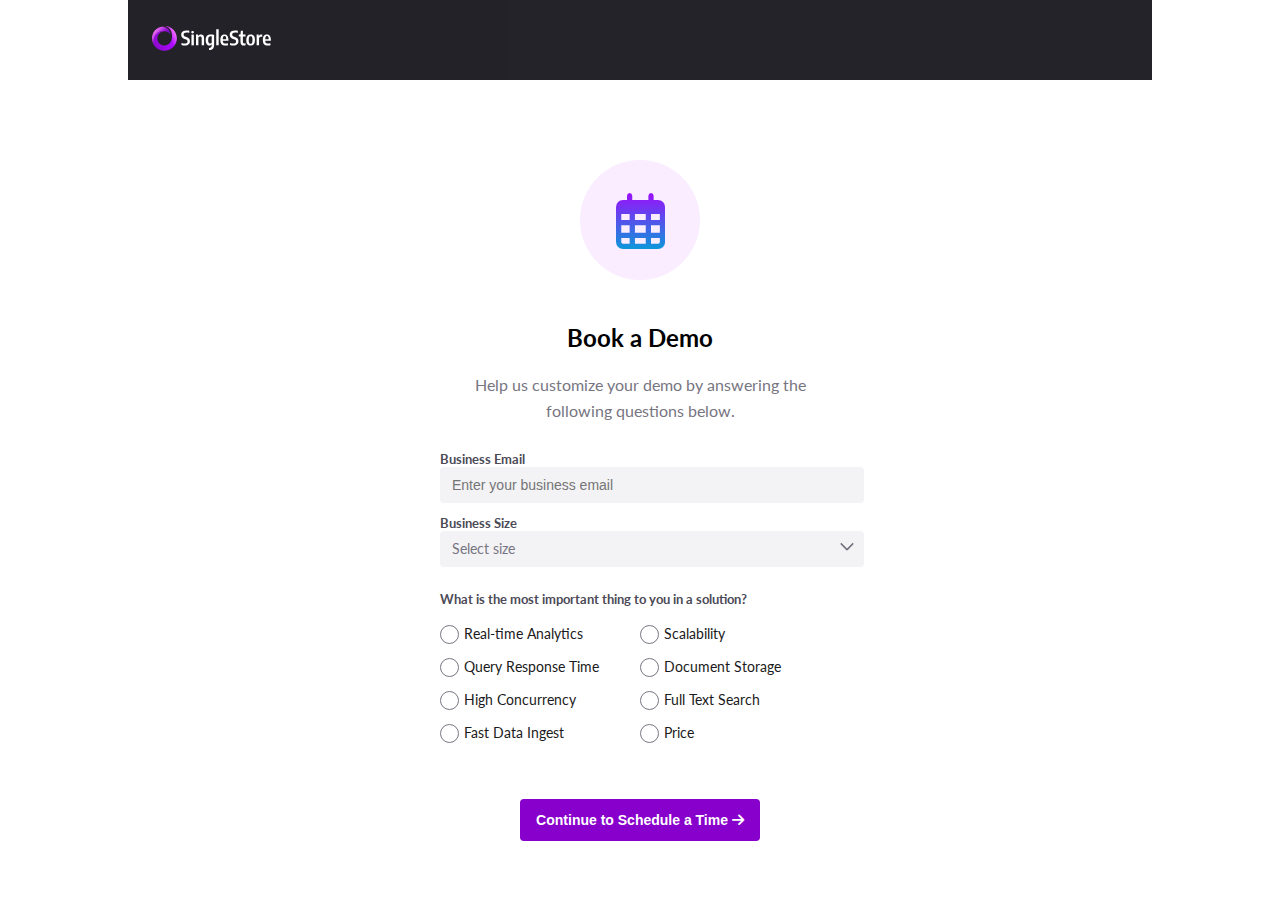
<file: index.html>
<!DOCTYPE html>
<html lang="en">
<head>
    <meta charset="UTF-8">
    <meta name="viewport" content="width=device-width, initial-scale=1.0">
    <title>Vanilla JavaScript Todo App</title>
    <link rel="stylesheet" href="styles/home.css">
    <link rel="stylesheet" href="styles/custom-select.css">
    <link rel="stylesheet" href="styles/custom-radio.css">
    <link rel="stylesheet" href="styles/styles.css">
    <link rel="preconnect" href="https://fonts.googleapis.com">
    <link rel="preconnect" href="https://fonts.gstatic.com" crossorigin>
    <link href="https://fonts.googleapis.com/css2?family=Lato&display=swap" rel="stylesheet">
    <link href="https://cdnjs.cloudflare.com/ajax/libs/font-awesome/6.1.1/css/all.min.css" rel="stylesheet">
</head>
    <body class="container">
        <header class="header">
            <a href="index.html">
                <img class="logo" src="../../images/logo.svg" alt="logo">
            </a>
        </header>
        <form id="demo" class="form" novalidate>
            <div class="icon-wrapper">
                <span class="icon"><i class="fa-regular fa-calendar-days"></i></span>
            </div>
            <h1 class="heading">Book a Demo</h1>
            <p class="text info">Help us customize your demo by answering the following questions below.</p>
            <div>
                <label class="label" for="email">Business Email</label>
                <input type="email" id="email" class="email" placeholder="Enter your business email">
                <p id="error" class="error"></p>
            </div>
            <label class="label" for="size">Business Size</label>
            <details>
                <summary>
                    <input type="radio" class="select" name="radio-select" id="size" title="Select size" checked>
                    <input type="radio" class="select" name="radio-select" id="radio-select1" title="1-10" value="1">
                    <input type="radio" class="select" name="radio-select" id="radio-select2" title="11-50" value="11">
                    <input type="radio" class="select" name="radio-select" id="radio-select3" title="50-100" value="50">
                    <input type="radio" class="select" name="radio-select" id="radio-select4" title="101-250" value="101">
                    <input type="radio" class="select" name="radio-select" id="radio-select5" title="250-1000" value="250">
                    <input type="radio" class="select" name="radio-select" id="radio-select6" title="1000+" value="1000">
                </summary>
                <ul>
                    <li><label for="radio-select1" class="select-label">1-10</label></li>
                    <li><label for="radio-select2" class="select-label">11-50</label></li>
                    <li><label for="radio-select3" class="select-label">50-100</label></li>
                    <li><label for="radio-select4" class="select-label">101-250</label></li>
                    <li><label for="radio-select5" class="select-label">250-1000</label></li>
                    <li><label for="radio-select6" class="select-label">1000+</label></li>
                </ul>
            </details>
            <label class="label" for="analytics">What is the most important thing to you in a solution?</label>
            <div class="radios">
                <div class="column">
                    <label class="radio-container" for="analytics">Real-time Analytics
                        <input type="radio" id="analytics" name="important" value="analytics">
                        <span class="checkmark"></span>
                    </label>
                    <label class="radio-container" for="time">Query Response Time
                        <input type="radio" id="time" name="important" value="time">
                        <span class="checkmark"></span>
                    </label>
                    <label class="radio-container" for="concurrency">High Concurrency
                        <input type="radio" id="concurrency" name="important" value="concurrency">
                        <span class="checkmark"></span>
                    </label>
                    <label class="radio-container" for="ingest">Fast Data Ingest
                        <input type="radio" id="ingest" name="important" value="ingest">
                        <span class="checkmark"></span>
                    </label>
                </div>
                <div class="column">
                    <label class="radio-container" for="scalability">Scalability
                        <input type="radio" id="scalability" name="important" value="scalability">
                        <span class="checkmark"></span>
                    </label>
                    <label class="radio-container" for="storage">Document Storage
                        <input type="radio" id="storage" name="important" value="storage">
                        <span class="checkmark"></span>
                    </label>
                    <label class="radio-container" for="search">Full Text Search
                        <input type="radio" id="search" name="important" value="search">
                        <span class="checkmark"></span>
                    </label>
                    <label class="radio-container" for="price">Price
                        <input type="radio" id="price" name="important" value="price">
                        <span class="checkmark"></span>
                    </label>
                </div>
            </div>
            <button type="submit" class="button">Continue to Schedule a Time <i class="fa-solid fa-arrow-right"></i></button>
        </form>
        <script type="text/javascript" src="app.js"></script>
    </body>
</html>
</file>
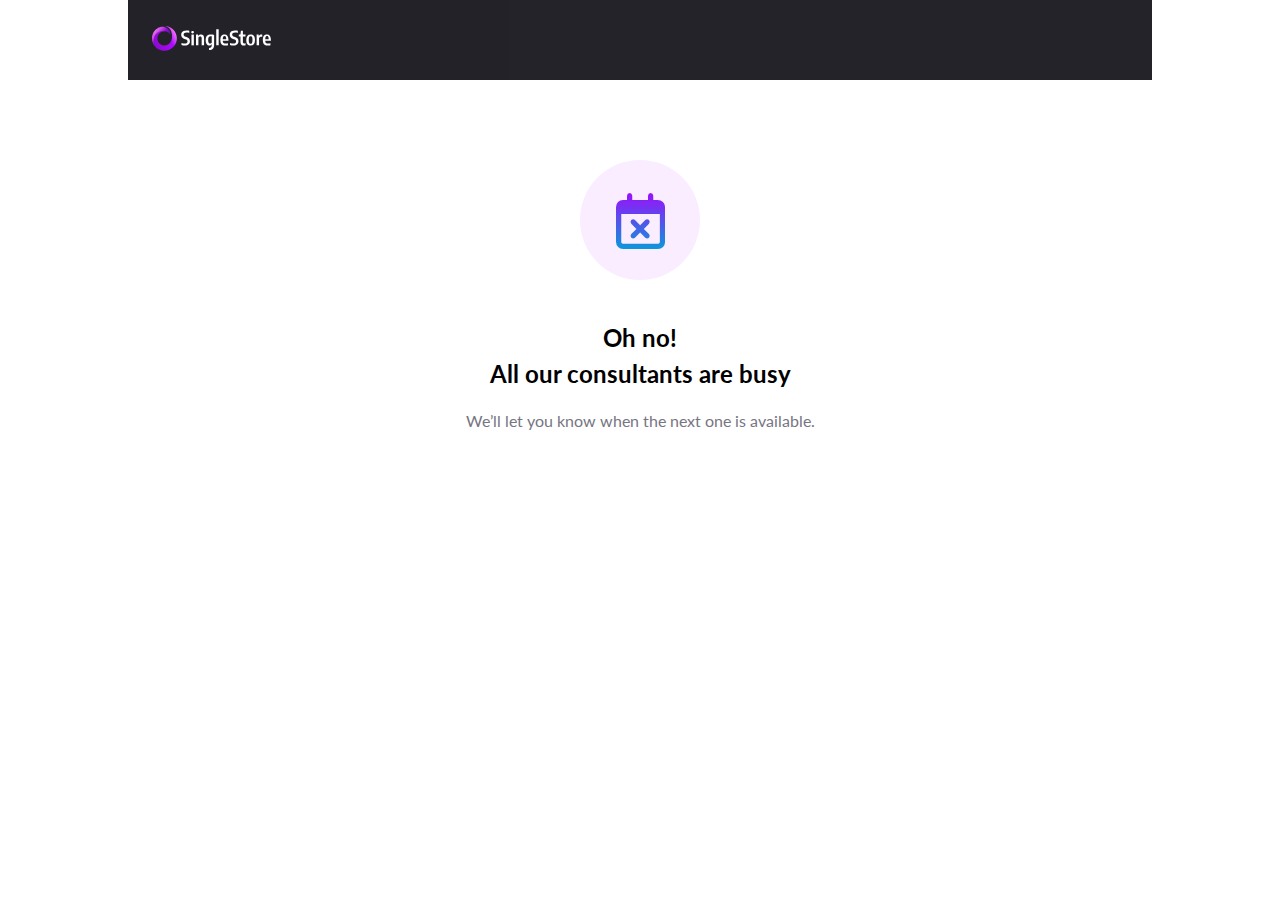
<file: pages/fail.html>
<!DOCTYPE html>
<html lang="en">
<head>
    <meta charset="UTF-8">
    <meta name="viewport" content="width=device-width, initial-scale=1.0">
    <title>Vanilla JavaScript Todo App</title>
    <link rel="stylesheet" href="../styles/styles.css">
    <link rel="preconnect" href="https://fonts.googleapis.com">
    <link rel="preconnect" href="https://fonts.gstatic.com" crossorigin>
    <link href="https://fonts.googleapis.com/css2?family=Lato&display=swap" rel="stylesheet">
    <link href="https://cdnjs.cloudflare.com/ajax/libs/font-awesome/6.1.1/css/all.min.css" rel="stylesheet">
</head>
<body class="container">
    <header class="header">
        <a href="../index.html">
            <img class="logo" src="../images/logo.svg" alt="logo">
        </a>
    </header>
    <div class="icon-wrapper">
        <span class="icon"><i class="fa-regular fa-calendar-xmark"></i></span>
    </div>
    <h1 class="heading">Oh no! <br>All our consultants are busy</h1>
    <p class="text info">We’ll let you know when the next one is available.</p>
</body>
</html>
</file>
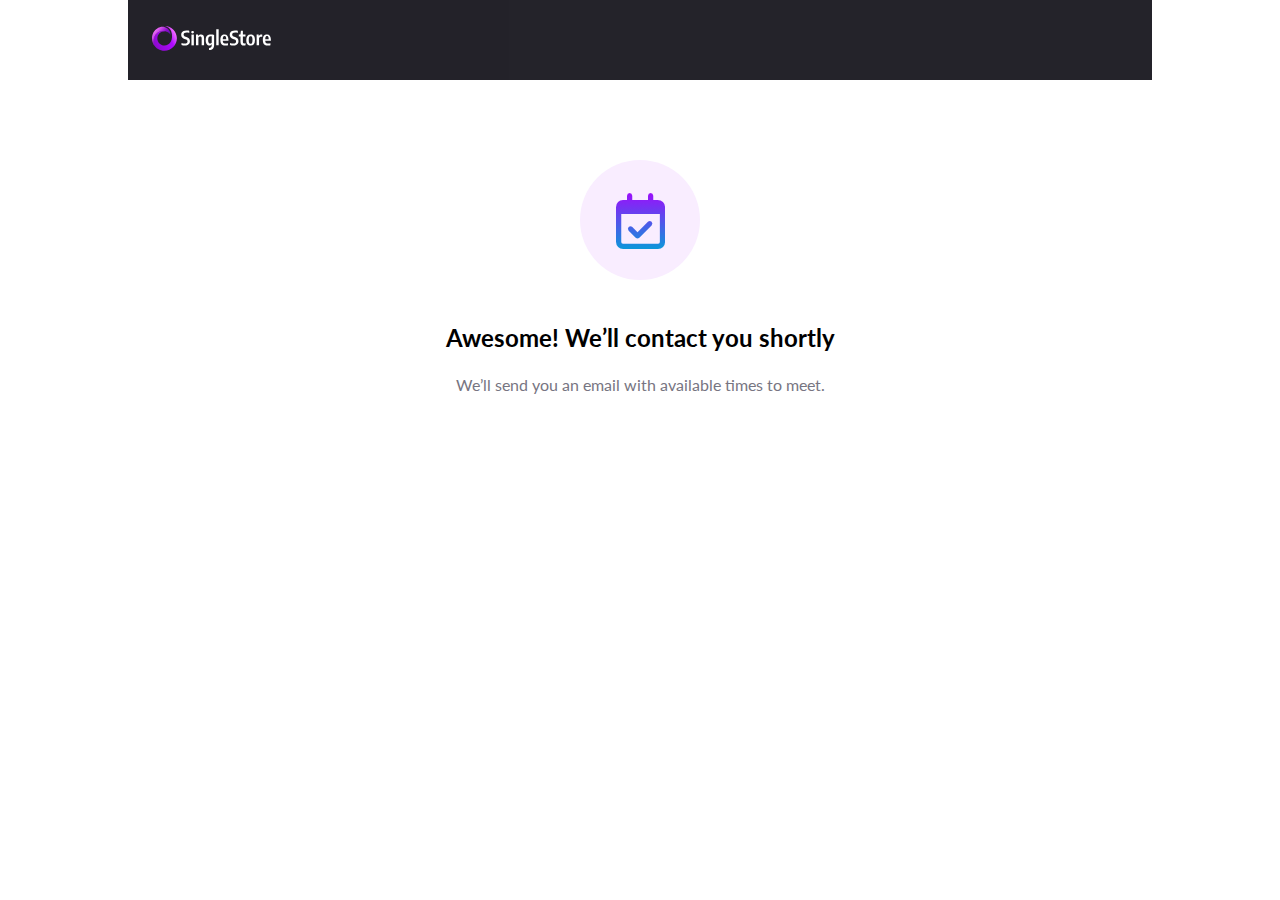
<file: pages/success.html>
<!DOCTYPE html>
<html lang="en">
<head>
    <meta charset="UTF-8">
    <meta name="viewport" content="width=device-width, initial-scale=1.0">
    <title>Vanilla JavaScript Todo App</title>
    <link rel="stylesheet" href="../styles/styles.css">
    <link rel="preconnect" href="https://fonts.googleapis.com">
    <link rel="preconnect" href="https://fonts.gstatic.com" crossorigin>
    <link href="https://fonts.googleapis.com/css2?family=Lato&display=swap" rel="stylesheet">
    <link href="https://cdnjs.cloudflare.com/ajax/libs/font-awesome/6.1.1/css/all.min.css" rel="stylesheet">
</head>
<body class="container">
    <header class="header">
        <a href="../index.html">
            <img class="logo" src="../images/logo.svg" alt="logo">
        </a>
    </header>
    <div class="icon-wrapper">
        <span class="icon"><i class="fa-regular fa-calendar-check"></i></span>
    </div>
    <h1 class="heading">Awesome! We’ll contact you shortly</h1>
    <p class="text info">We’ll send you an email with available times to meet.</p>
</body>
</html>
</file>
<file: styles/home.css>
.form {
    width: 400px;
    display: flex;
    justify-content: center;
    flex-direction: column;
    margin: auto;
}

.label {
    font-weight: 700;
    font-size: 13px;
    line-height: 16px;
    color: #4C4A57;
}

.email {
    width: 100%;
    border-radius: 4px;
    background: #F3F3F5;
    border: none;
    padding: 8px 12px;
    font-weight: 400;
    font-size: 14px;
    line-height: 20px;
}

.email:focus {
    outline: none;
    background: #FFFFFF;
    border: 1px solid #C550FF;
}

.valid {
    outline: none;
    border: 1px solid #00873F;
    background: #F3F3F5;
}

.invalid {
    outline: none;
    border: 1px solid #C41337;;
    background: #FFFFFF;
}

.error {
    font-weight: 400;
    font-size: 12px;
    line-height: 16px;
    color: #C41337;
}

.radios {
    font-size: 14px;
    color: #1B1A21;
    display: flex;
    margin-top: 10px;
}

.column {
    display: flex;
    flex-direction: column;
    width: 50%;
}

input[name="important"] {
    margin: 8px 8px 8px 0;
}

.button {
    margin-top: 50px;
    background: #8800CC;
    border-radius: 4px;
    color: #FFFFFF;
    font-weight: 700;
    font-size: 14px;
    line-height: 22px;
    outline: 0;
    border: none;
    padding: 10px 16px;
    align-self: center;
    cursor: pointer;
}

.button:hover, .button:focus {
    background: #AA00FF;
    -webkit-transform: translateY(-1px);
    transform: translateY(-1px);
}

.button:active {
    background: #8800CC;
}
</file>
<file: styles/custom-select.css>
details {
    position: relative;
    width: 100%;
    margin-bottom: 24px;
}

details[open] {
    z-index: 1;
}

summary {
    width: 100%;
    border-radius: 4px;
    background: #F3F3F5;
    border: none;
    padding: 8px 12px;
    font-weight: 400;
    font-size: 14px;
    line-height: 20px;
}

details[open] summary:before {
    content: '';
    display: block;
    width: 100vw;
    height: 100vh;
    background: transparent;
    position: fixed;
    top: 0;
    left: 0;
}

summary:after {
    content: '';
    display: inline-block;
    float: right;
    width: .5rem;
    height: .5rem;
    border-bottom: 2px solid #777582;
    border-left: 2px solid #777582;
    border-bottom-left-radius: 2px;
    transform: rotate(-45deg) translate(0%, 0%);
    transform-origin: center center;
    transition: transform ease-in-out 100ms
}

summary:focus {
    outline: none;
}

summary::marker {
    content: "";
}

ul {
    width: 420px;
    position: absolute;
    top: calc(100% + 4px);
    left: 0;
    padding: 0;
    margin: 0;
    background: #FFFFFF;
    border: 1px solid #E6E5EA;
    border-radius: 4px;
    max-height: 320px;
    overflow-y: auto;
}

li {
    margin: 0;
    padding: 12px 16px;
}

li:hover {
    background-color: #F3F3F5;
}

summary.radios {
    counter-reset: radios;
}

#size {
    font-size: 14px;
    line-height: 20px;
    color: #777582;
    font-family: 'Lato', sans-serif;
    margin: 0;
}

.select {
    counter-increment: radios;
    appearance: none;
    display: none;
    font-family: 'Lato', sans-serif;
    font-size: 14px;
    line-height: 20px;
    margin: 0;
}

.select:checked {
    display: inline;
}

.select:after {
    content: attr(title);
    display: inline;
}

ul.list {
    counter-reset: labels;
    list-style-type: none;
}

.select-label {
    display: block;
    cursor: pointer;
    font-size: 14px;
}
</file>
<file: styles/custom-radio.css>
.radio-container {
    display: block;
    position: relative;
    padding-left: 24px;
    cursor: pointer;
    margin: 8px 0;
    -webkit-user-select: none;
    -moz-user-select: none;
    -ms-user-select: none;
    user-select: none;
}

.radio-container input {
    position: absolute;
    opacity: 0;
    cursor: pointer;
}

.checkmark {
    position: absolute;
    top: 0;
    left: 0;
    height: 17px;
    width: 17px;
    border: 1px solid #777582;
    border-radius: 50%;
}

.radio-container:hover input ~ .checkmark {
    background-color: #FFFFFF;
}

.radio-container input:checked ~ .checkmark {
    background-color: #8800CC;
}

.checkmark:after {
    content: "";
    position: absolute;
    display: none;
}

.radio-container input:checked ~ .checkmark:after {
    display: block;
}

.radio-container .checkmark:after {
    top: 6px;
    left: 6px;
    width: 5px;
    height: 5px;
    border-radius: 50%;
    background: white;
}
</file>
<file: styles/styles.css>
html {
    height: 100vh;
    min-width: 400px;
}

.container {
    max-width: 1024px;
    font-family: 'Lato', sans-serif;
    margin: auto;
}

.header {
   width: 100%;
    height: 80px;
    background: #1B1A21;
    opacity: 0.96;
    display: flex;
    align-items: center;
}

.logo {
    height: 26px;
    margin-left: 24px;
}

.icon-wrapper {
    width: 120px;
    height: 120px;
    margin: 80px auto 40px;
    background-color: #F9EDFF;
    border-radius: 50%;
    display: flex;
    justify-content: center;
    align-items: center;
    align-self: center;
}

.icon {
    font-size: 56px;
    background: -webkit-linear-gradient(270deg, #AA00FF 0%, #00A3D7 100%);
    -webkit-background-clip: text;
    -webkit-text-fill-color: transparent;
}

.heading {
    font-weight: 700;
    font-size: 24px;
    line-height: 36px;
    text-align: center;
    margin: 0 0 16px 0;
}

.text {
    font-weight: 400;
    font-size: 16px;
    line-height: 26px;
    margin: 0 0 24px 0;
    text-align: center;
}

.info {
    color: #777582;
}
</file>
